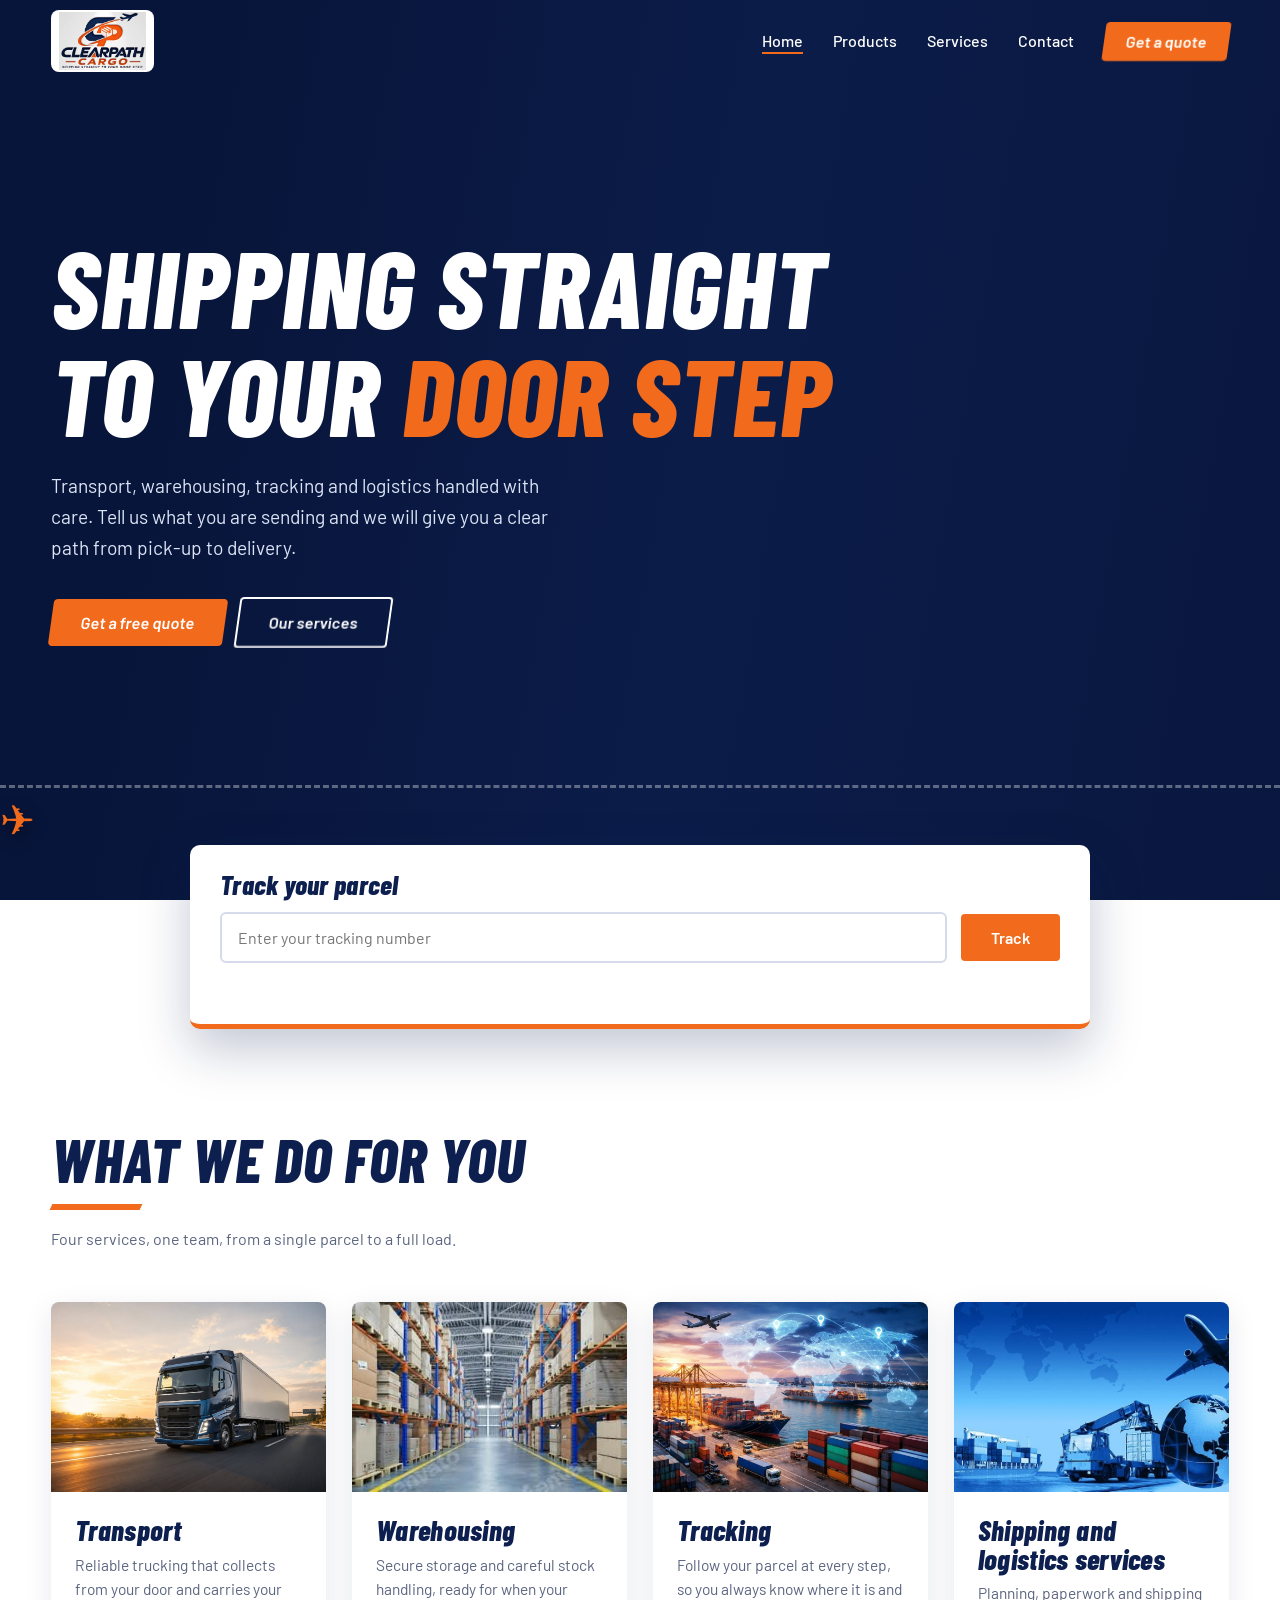
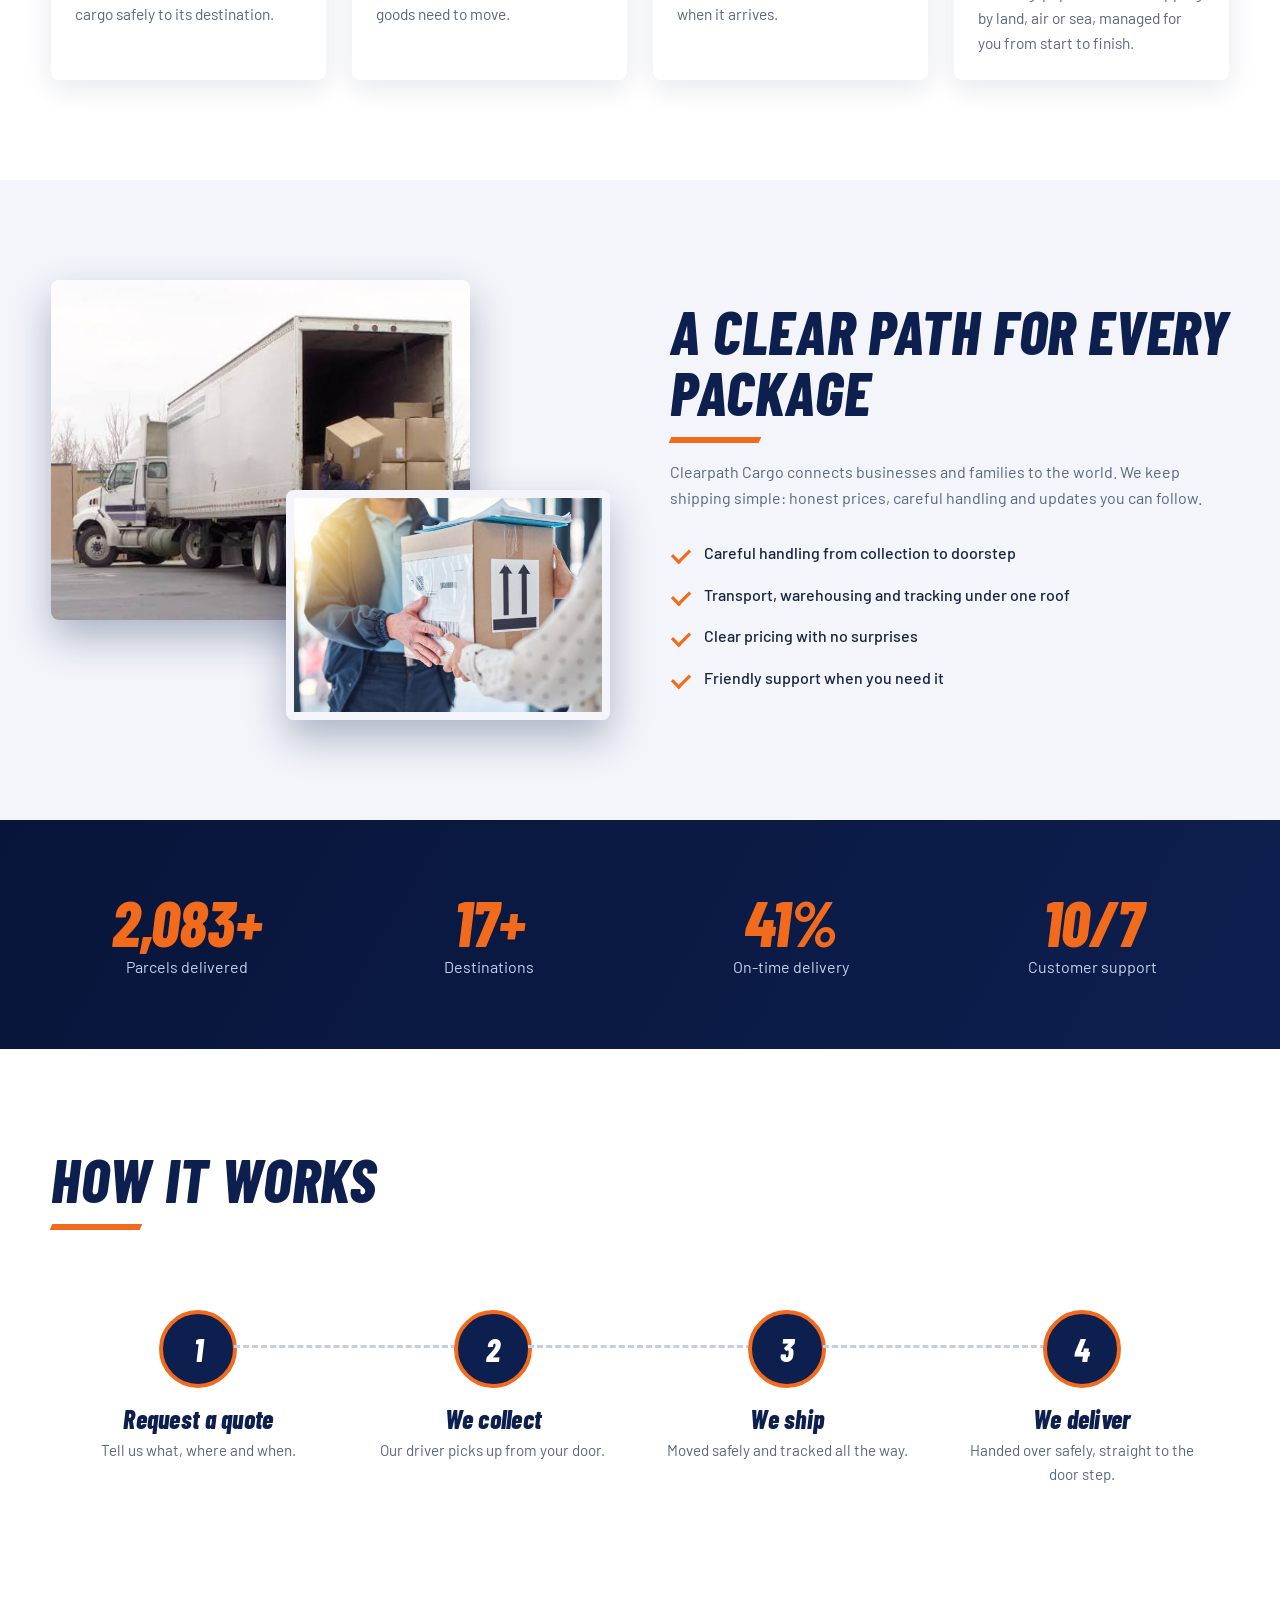
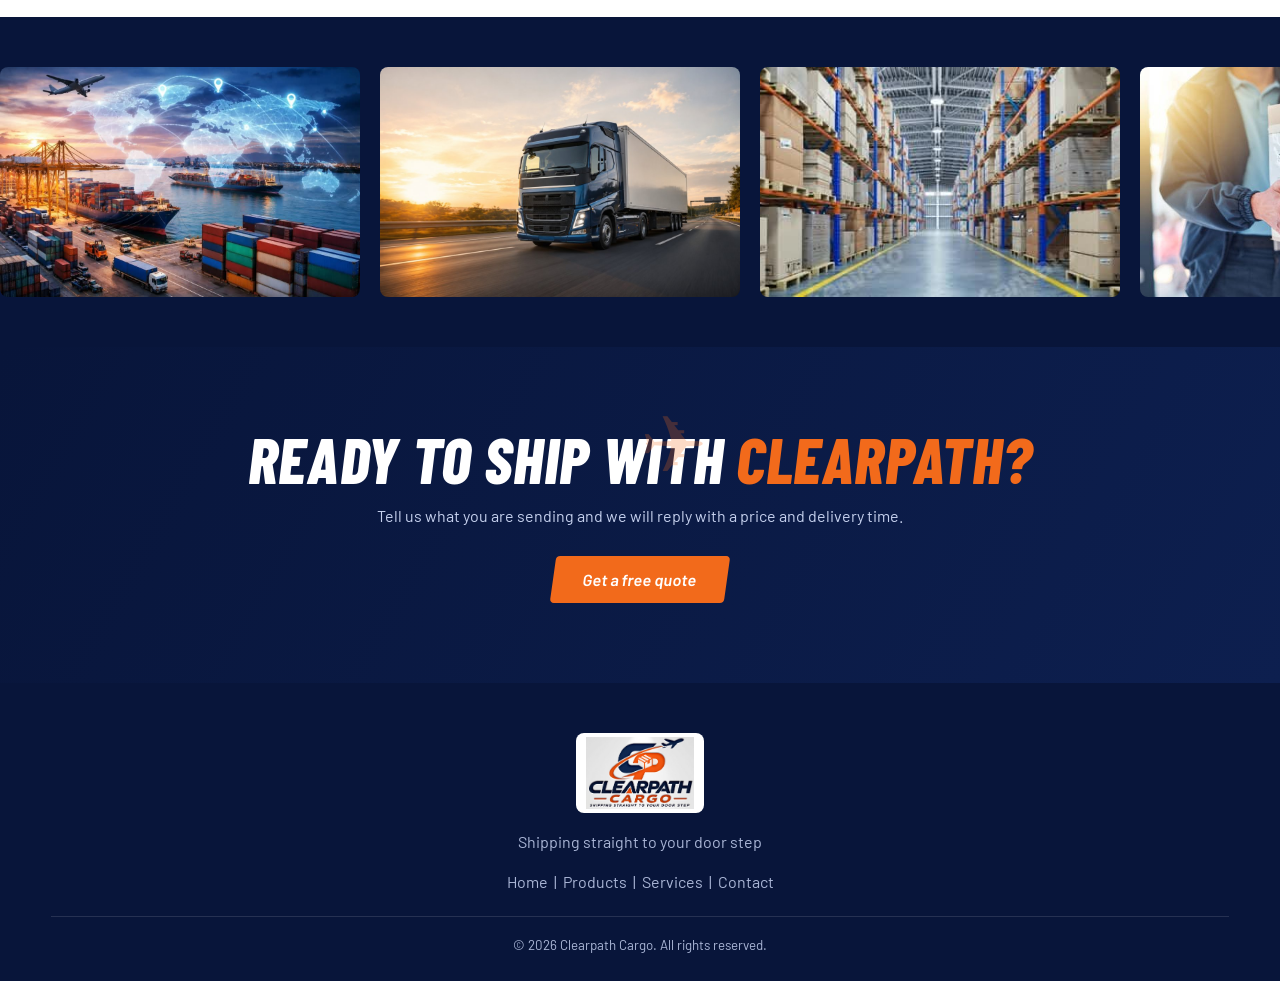
<file: index.html>
<!DOCTYPE html>
<html lang="en"><head><meta charset="utf-8">
<meta name="viewport" content="width=device-width,initial-scale=1">
<title>Clearpath Cargo | Shipping straight to your door step</title>
<link href="https://fonts.googleapis.com/css2?family=Barlow+Condensed:ital,wght@1,700;1,800&family=Barlow:wght@400;500;600&display=swap" rel="stylesheet">
<link rel="stylesheet" href="style.css"></head><body>
<nav id="nav"><div class="wrap"><a href="index.html"><img src="logo.png" alt="Clearpath Cargo"></a><button class="burger" aria-label="Menu" onclick="document.getElementById('m').classList.toggle('open')">&#9776;</button><ul id="m"><li><a href="index.html" class="on">Home</a></li><li><a href="products.html">Products</a></li><li><a href="services.html">Services</a></li><li><a href="contact.html">Contact</a></li><li><a class="btn" href="contact.html">Get a quote</a></li></ul></div></nav>
<header class="hero" id="top">
<div class="slide" style="background-image:url(port.jpg)"></div><div class="slide" style="background-image:url(truck.jpg)"></div>
<div class="slide" style="background-image:url(sunset.jpg)"></div><div class="slide" style="background-image:url(banner.jpg)"></div>
<div class="wrap"><h1>Shipping straight to your <span>door step</span></h1>
<p>Transport, warehousing, tracking and logistics handled with care. Tell us what you are sending and we will give you a clear path from pick-up to delivery.</p>
<div class="cta"><a class="btn" href="contact.html">Get a free quote</a><a class="btn ghost" href="services.html">Our services</a></div></div>
<div class="route"><div class="plane">&#9992;</div></div></header><div class="track"><h3>Track your parcel</h3><input id="tn" placeholder="Enter your tracking number" aria-label="Tracking number">
<button class="btn" onclick="var v=document.getElementById('tn').value.trim();document.getElementById('tmsg').textContent=v?'Looking up '+v+'. Live tracking will show here once connected.':'Type a tracking number first.'">Track</button><p id="tmsg"></p></div><section><div class="wrap"><div class="head"><h2>What we do for you</h2><p>Four services, one team, from a single parcel to a full load.</p></div><div class="grid" style="grid-template-columns:repeat(auto-fit,minmax(240px,1fr))"><a class="card" href="services.html"><div class="ph"><img src="truck.jpg" alt=""></div><div class="t"><h3>Transport</h3><p>Reliable trucking that collects from your door and carries your cargo safely to its destination.</p></div></a><a class="card" href="services.html"><div class="ph"><img src="warehouse.jpg" alt=""></div><div class="t"><h3>Warehousing</h3><p>Secure storage and careful stock handling, ready for when your goods need to move.</p></div></a><a class="card" href="services.html"><div class="ph"><img src="port.jpg" alt=""></div><div class="t"><h3>Tracking</h3><p>Follow your parcel at every step, so you always know where it is and when it arrives.</p></div></a><a class="card" href="services.html"><div class="ph"><img src="banner.jpg" alt=""></div><div class="t"><h3>Shipping and logistics services</h3><p>Planning, paperwork and shipping by land, air or sea, managed for you from start to finish.</p></div></a></div></div></section><section class="about" id="about"><div class="wrap two"><div class="pics"><img src="unload.jpg" alt="Unloading a delivery truck"><img src="handover.jpg" alt="Parcel handover"></div>
<div class="head" style="margin:0"><h2>A clear path for every package</h2><p>Clearpath Cargo connects businesses and families to the world. We keep shipping simple: honest prices, careful handling and updates you can follow.</p>
<ul><li>Careful handling from collection to doorstep</li><li>Transport, warehousing and tracking under one roof</li><li>Clear pricing with no surprises</li><li>Friendly support when you need it</li></ul></div></div></section><div class="stats"><div class="wrap"><div><b data-n="5000" data-s="+">0</b><span>Parcels delivered</span></div><div><b data-n="40" data-s="+">0</b><span>Destinations</span></div><div><b data-n="98" data-s="%">0</b><span>On-time delivery</span></div><div><b data-n="24" data-s="/7">0</b><span>Customer support</span></div></div></div><section id="process"><div class="wrap"><div class="head"><h2>How it works</h2></div>
<div class="steps"><div class="step"><h3>Request a quote</h3><p>Tell us what, where and when.</p></div><div class="step"><h3>We collect</h3><p>Our driver picks up from your door.</p></div><div class="step"><h3>We ship</h3><p>Moved safely and tracked all the way.</p></div><div class="step"><h3>We deliver</h3><p>Handed over safely, straight to the door step.</p></div></div></div></section><div class="gal" aria-hidden="true"><div class="reel">
<img src="port.jpg" alt=""><img src="truck.jpg" alt=""><img src="warehouse.jpg" alt=""><img src="handover.jpg" alt=""><img src="sunset.jpg" alt=""><img src="unload.jpg" alt="">
<img src="port.jpg" alt=""><img src="truck.jpg" alt=""><img src="warehouse.jpg" alt=""><img src="handover.jpg" alt=""><img src="sunset.jpg" alt=""><img src="unload.jpg" alt=""></div></div><div class="cta-band"><div class="wrap"><h2>Ready to ship with <span>Clearpath?</span></h2><p>Tell us what you are sending and we will reply with a price and delivery time.</p><a class="btn" href="contact.html">Get a free quote</a></div></div>
<footer><div class="wrap"><img src="logo.png" alt="Clearpath Cargo"><p>Shipping straight to your door step</p>
<p style="margin-top:14px"><a href="index.html">Home</a> &nbsp;|&nbsp; <a href="products.html">Products</a> &nbsp;|&nbsp; <a href="services.html">Services</a> &nbsp;|&nbsp; <a href="contact.html">Contact</a></p>
<small>&copy; 2026 Clearpath Cargo. All rights reserved.</small></div></footer>
<script src="main.js"></script></body></html>
</file>
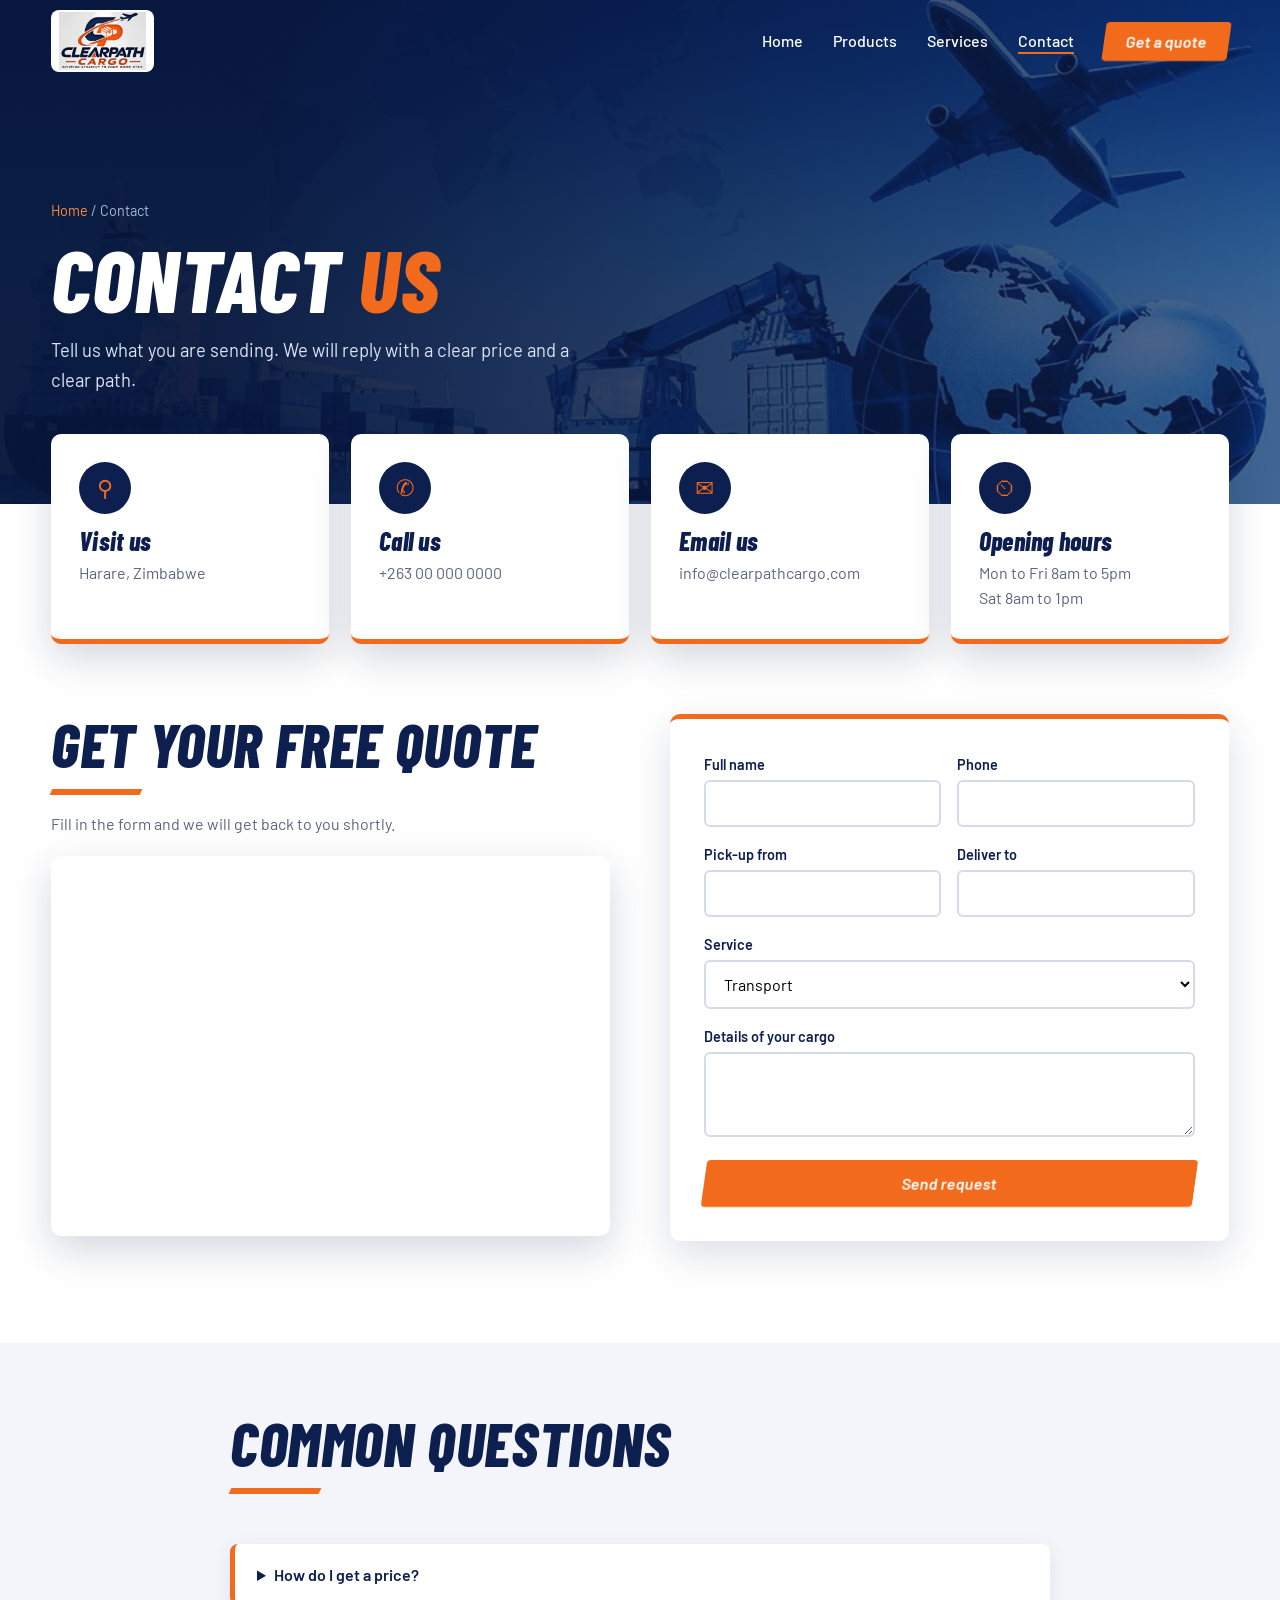
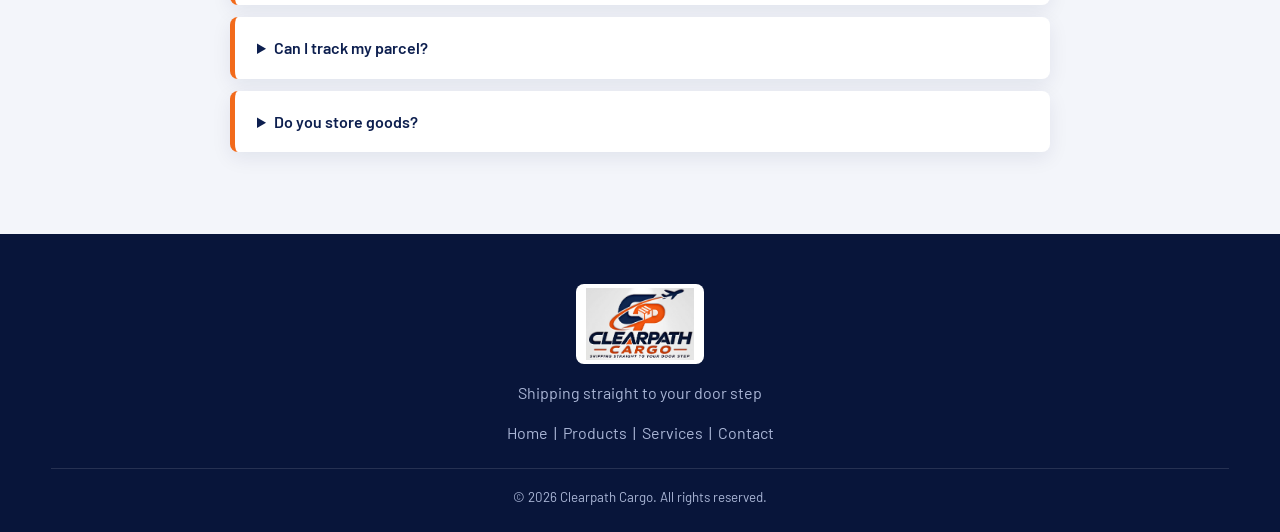
<file: contact.html>
<!DOCTYPE html>
<html lang="en"><head><meta charset="utf-8">
<meta name="viewport" content="width=device-width,initial-scale=1">
<title>Contact | Clearpath Cargo</title>
<link href="https://fonts.googleapis.com/css2?family=Barlow+Condensed:ital,wght@1,700;1,800&family=Barlow:wght@400;500;600&display=swap" rel="stylesheet">
<link rel="stylesheet" href="style.css"></head><body>
<nav id="nav"><div class="wrap"><a href="index.html"><img src="logo.png" alt="Clearpath Cargo"></a><button class="burger" aria-label="Menu" onclick="document.getElementById('m').classList.toggle('open')">&#9776;</button><ul id="m"><li><a href="index.html">Home</a></li><li><a href="products.html">Products</a></li><li><a href="services.html">Services</a></li><li><a href="contact.html" class="on">Contact</a></li><li><a class="btn" href="contact.html">Get a quote</a></li></ul></div></nav>
<header class="phead" style="background-image:url(banner.jpg)"><div class="wrap"><div class="crumb"><a href="index.html">Home</a> / Contact</div><h1>Contact <span>us</span></h1><p>Tell us what you are sending. We will reply with a clear price and a clear path.</p></div></header><section style="padding-top:0"><div class="wrap"><div class="infocards"><div class="ic"><i>&#9906;</i><h3>Visit us</h3><p>Harare, Zimbabwe</p></div><div class="ic"><i>&#9990;</i><h3>Call us</h3><p>+263 00 000 0000</p></div><div class="ic"><i>&#9993;</i><h3>Email us</h3><p>info@clearpathcargo.com</p></div><div class="ic"><i>&#9202;</i><h3>Opening hours</h3><p>Mon to Fri 8am to 5pm<br>Sat 8am to 1pm</p></div></div><div class="two" style="align-items:start;margin-top:70px"><div><div class="head" style="margin-bottom:20px"><h2>Get your free quote</h2><p>Fill in the form and we will get back to you shortly.</p></div><iframe class="map" title="Map of Harare" loading="lazy" src="https://www.openstreetmap.org/export/embed.html?bbox=30.95%2C-17.92%2C31.15%2C-17.76&layer=mapnik"></iframe></div><form onsubmit="event.preventDefault();this.innerHTML='<h3 class=full style=color:#0d1f4f;font-size:2rem>Thank you. We will be in touch shortly.</h3>'">
<div><label for="a">Full name</label><input id="a" required></div><div><label for="b">Phone</label><input id="b" required></div>
<div><label for="c">Pick-up from</label><input id="c" required></div><div><label for="d">Deliver to</label><input id="d" required></div>
<div class="full"><label for="e">Service</label><select id="e"><option>Transport</option><option>Warehousing</option><option>Tracking</option><option>Shipping and logistics services</option></select></div>
<div class="full"><label for="f">Details of your cargo</label><textarea id="f" rows="3"></textarea></div>
<div class="full"><button class="btn" style="width:100%">Send request</button></div></form></div></div></section><section class="about" style="padding:70px 0"><div class="wrap" style="max-width:820px"><div class="head"><h2>Common questions</h2></div><details><summary>How do I get a price?</summary><p>Send the form above with what you are shipping, where from and where to. We reply with a price and delivery time.</p></details><details><summary>Can I track my parcel?</summary><p>Yes. Every parcel gets a tracking number you can enter on our home page.</p></details><details><summary>Do you store goods?</summary><p>Yes. Our warehousing service holds your stock until it is ready to ship.</p></details></div></section>
<footer><div class="wrap"><img src="logo.png" alt="Clearpath Cargo"><p>Shipping straight to your door step</p>
<p style="margin-top:14px"><a href="index.html">Home</a> &nbsp;|&nbsp; <a href="products.html">Products</a> &nbsp;|&nbsp; <a href="services.html">Services</a> &nbsp;|&nbsp; <a href="contact.html">Contact</a></p>
<small>&copy; 2026 Clearpath Cargo. All rights reserved.</small></div></footer>
<script src="main.js"></script></body></html>
</file>
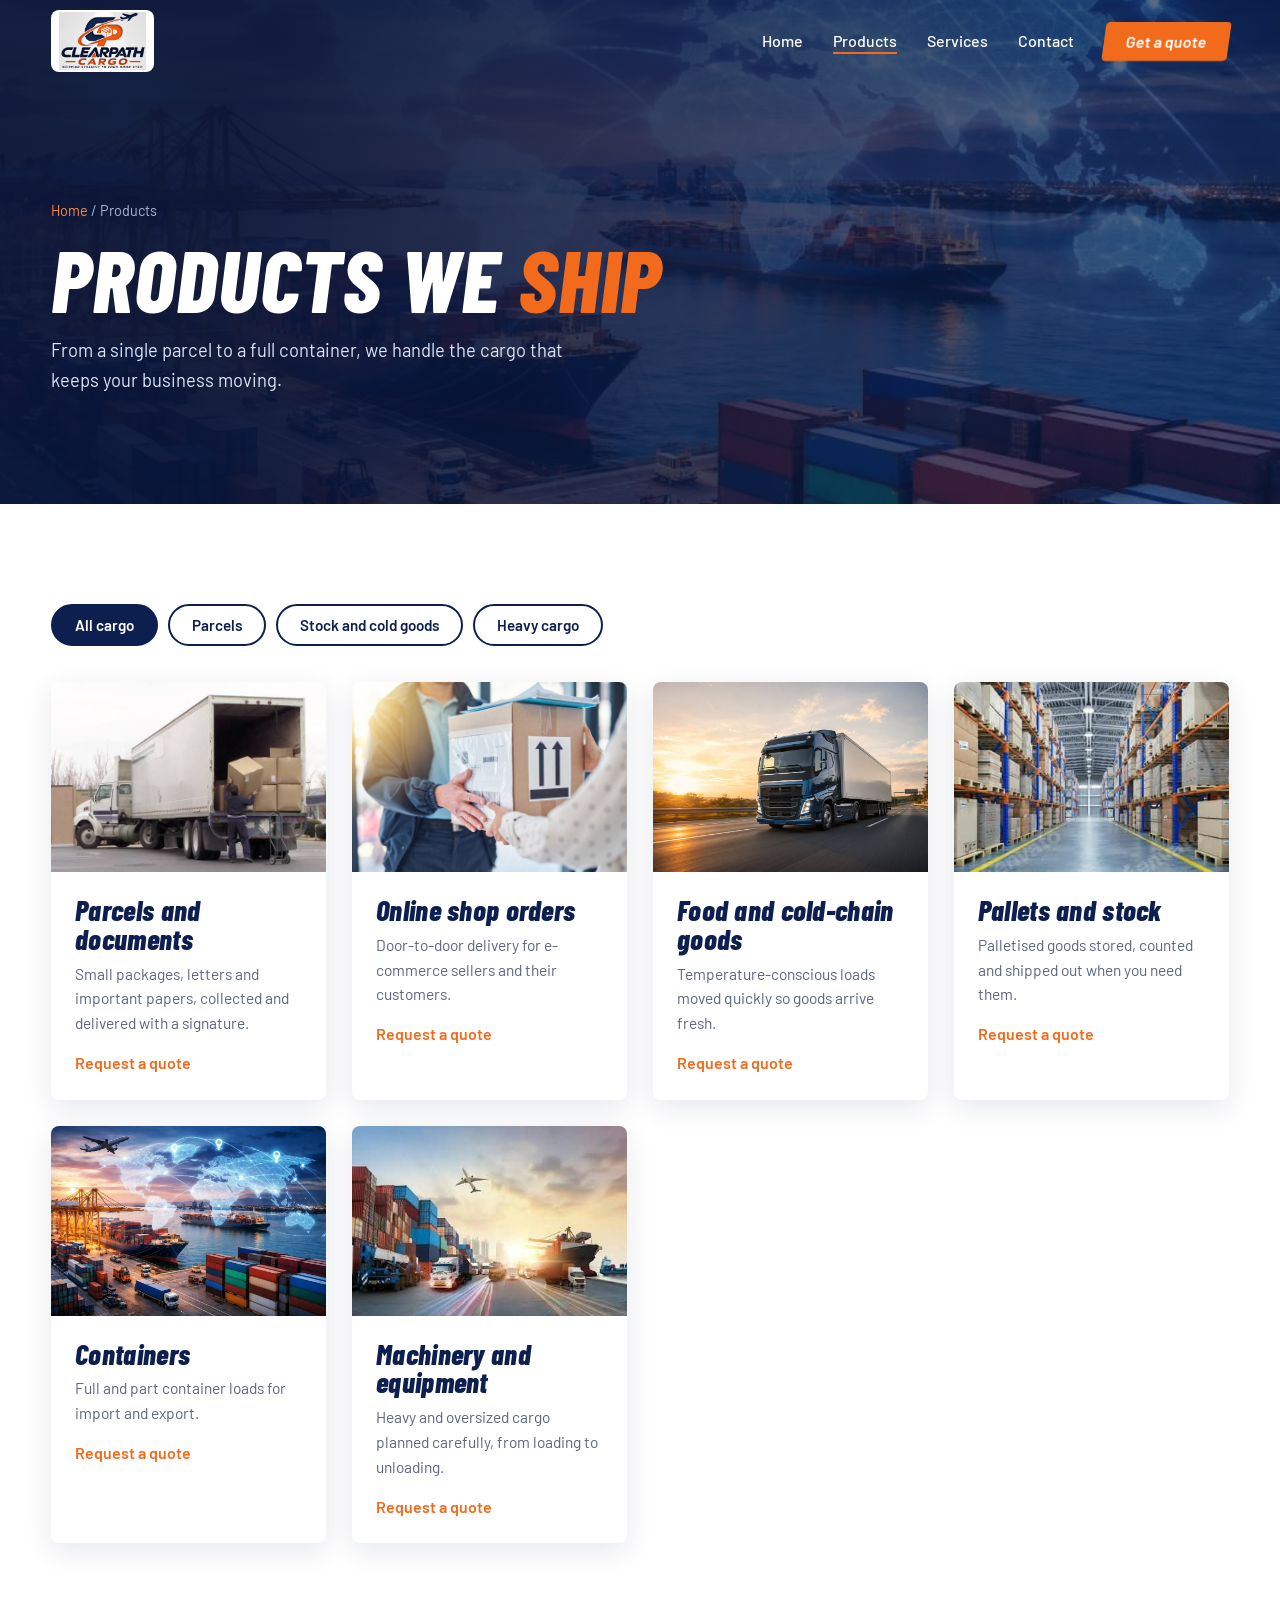
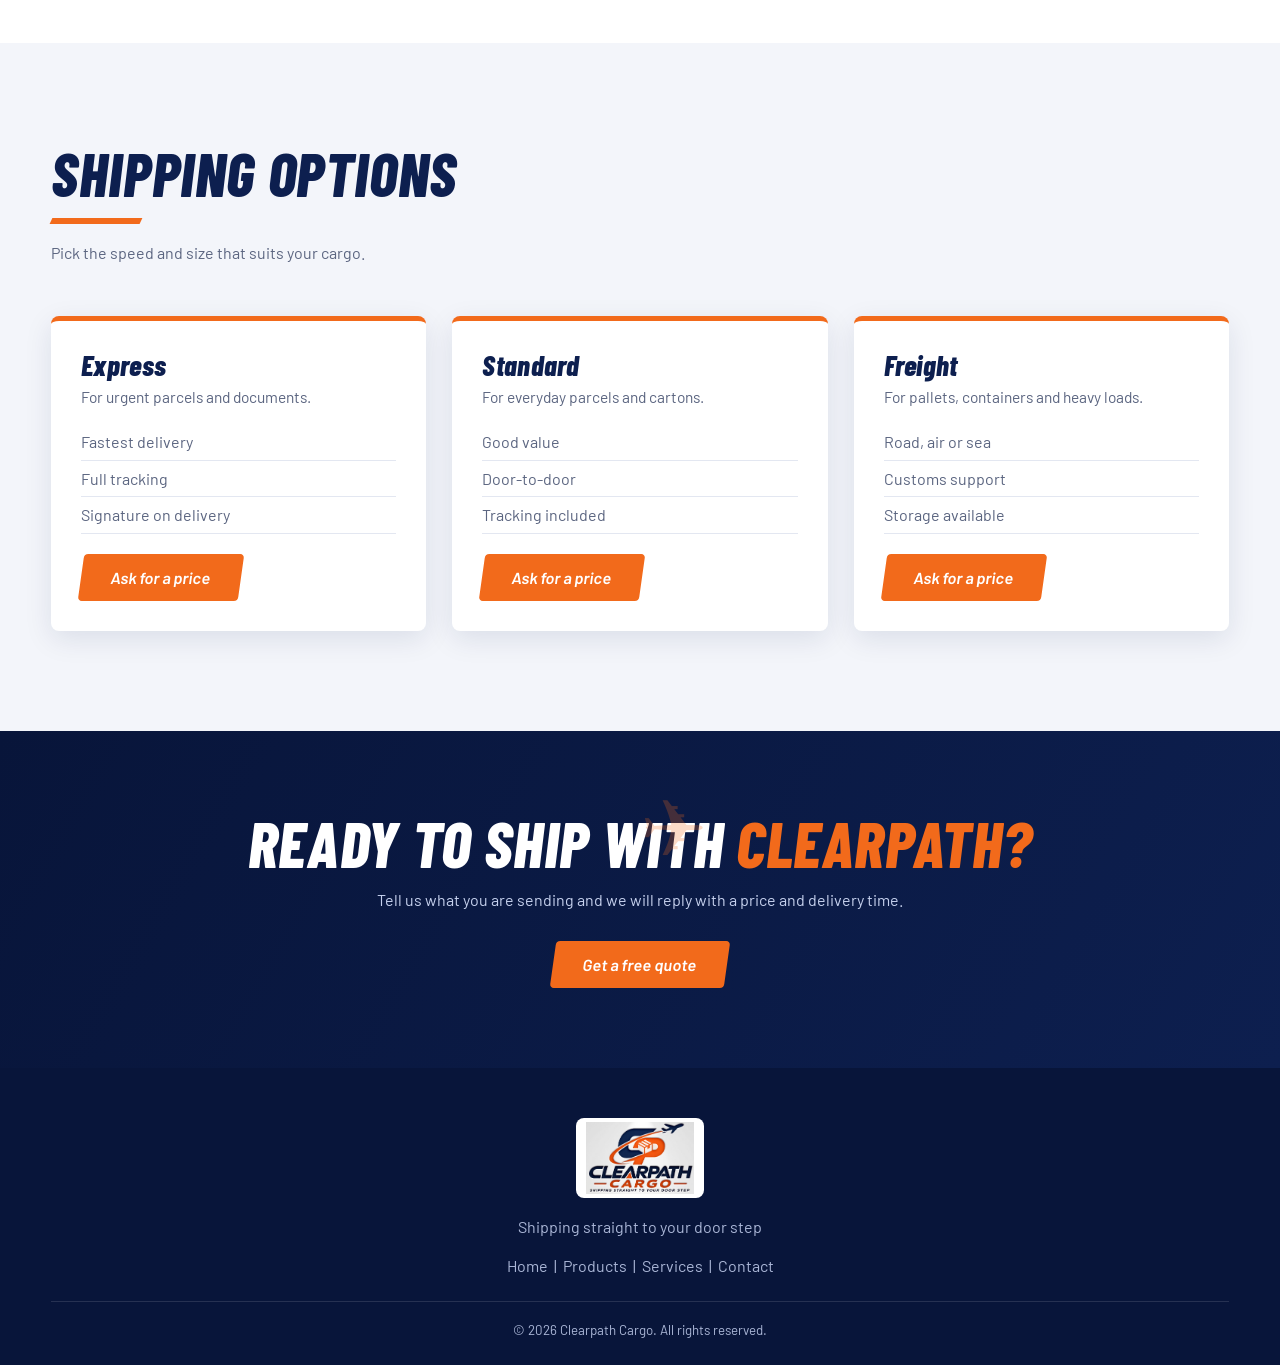
<file: products.html>
<!DOCTYPE html>
<html lang="en"><head><meta charset="utf-8">
<meta name="viewport" content="width=device-width,initial-scale=1">
<title>Products | Clearpath Cargo</title>
<link href="https://fonts.googleapis.com/css2?family=Barlow+Condensed:ital,wght@1,700;1,800&family=Barlow:wght@400;500;600&display=swap" rel="stylesheet">
<link rel="stylesheet" href="style.css"></head><body>
<nav id="nav"><div class="wrap"><a href="index.html"><img src="logo.png" alt="Clearpath Cargo"></a><button class="burger" aria-label="Menu" onclick="document.getElementById('m').classList.toggle('open')">&#9776;</button><ul id="m"><li><a href="index.html">Home</a></li><li><a href="products.html" class="on">Products</a></li><li><a href="services.html">Services</a></li><li><a href="contact.html">Contact</a></li><li><a class="btn" href="contact.html">Get a quote</a></li></ul></div></nav>
<header class="phead" style="background-image:url(port.jpg)"><div class="wrap"><div class="crumb"><a href="index.html">Home</a> / Products</div><h1>Products we <span>ship</span></h1><p>From a single parcel to a full container, we handle the cargo that keeps your business moving.</p></div></header><section><div class="wrap"><div class="filters"><button class="chip on" data-f="all">All cargo</button><button class="chip" data-f="parcels">Parcels</button><button class="chip" data-f="bulk">Stock and cold goods</button><button class="chip" data-f="heavy">Heavy cargo</button></div><div class="grid"><div class="card prod" data-c="parcels"><div class="ph"><img src="unload.jpg" alt=""></div><div class="t"><h3>Parcels and documents</h3><p>Small packages, letters and important papers, collected and delivered with a signature.</p><a class="tag" href="contact.html">Request a quote</a></div></div><div class="card prod" data-c="parcels"><div class="ph"><img src="handover.jpg" alt=""></div><div class="t"><h3>Online shop orders</h3><p>Door-to-door delivery for e-commerce sellers and their customers.</p><a class="tag" href="contact.html">Request a quote</a></div></div><div class="card prod" data-c="bulk"><div class="ph"><img src="truck.jpg" alt=""></div><div class="t"><h3>Food and cold-chain goods</h3><p>Temperature-conscious loads moved quickly so goods arrive fresh.</p><a class="tag" href="contact.html">Request a quote</a></div></div><div class="card prod" data-c="bulk"><div class="ph"><img src="warehouse.jpg" alt=""></div><div class="t"><h3>Pallets and stock</h3><p>Palletised goods stored, counted and shipped out when you need them.</p><a class="tag" href="contact.html">Request a quote</a></div></div><div class="card prod" data-c="heavy"><div class="ph"><img src="port.jpg" alt=""></div><div class="t"><h3>Containers</h3><p>Full and part container loads for import and export.</p><a class="tag" href="contact.html">Request a quote</a></div></div><div class="card prod" data-c="heavy"><div class="ph"><img src="sunset.jpg" alt=""></div><div class="t"><h3>Machinery and equipment</h3><p>Heavy and oversized cargo planned carefully, from loading to unloading.</p><a class="tag" href="contact.html">Request a quote</a></div></div></div></div></section><section class="opts"><div class="wrap"><div class="head"><h2>Shipping options</h2><p>Pick the speed and size that suits your cargo.</p></div><div class="grid">
<div class="card"><h3>Express</h3><p>For urgent parcels and documents.</p><ul><li>Fastest delivery</li><li>Full tracking</li><li>Signature on delivery</li></ul><a class="btn" href="contact.html">Ask for a price</a></div>
<div class="card"><h3>Standard</h3><p>For everyday parcels and cartons.</p><ul><li>Good value</li><li>Door-to-door</li><li>Tracking included</li></ul><a class="btn" href="contact.html">Ask for a price</a></div>
<div class="card"><h3>Freight</h3><p>For pallets, containers and heavy loads.</p><ul><li>Road, air or sea</li><li>Customs support</li><li>Storage available</li></ul><a class="btn" href="contact.html">Ask for a price</a></div></div></div></section><div class="cta-band"><div class="wrap"><h2>Ready to ship with <span>Clearpath?</span></h2><p>Tell us what you are sending and we will reply with a price and delivery time.</p><a class="btn" href="contact.html">Get a free quote</a></div></div>
<footer><div class="wrap"><img src="logo.png" alt="Clearpath Cargo"><p>Shipping straight to your door step</p>
<p style="margin-top:14px"><a href="index.html">Home</a> &nbsp;|&nbsp; <a href="products.html">Products</a> &nbsp;|&nbsp; <a href="services.html">Services</a> &nbsp;|&nbsp; <a href="contact.html">Contact</a></p>
<small>&copy; 2026 Clearpath Cargo. All rights reserved.</small></div></footer>
<script src="main.js"></script></body></html>
</file>
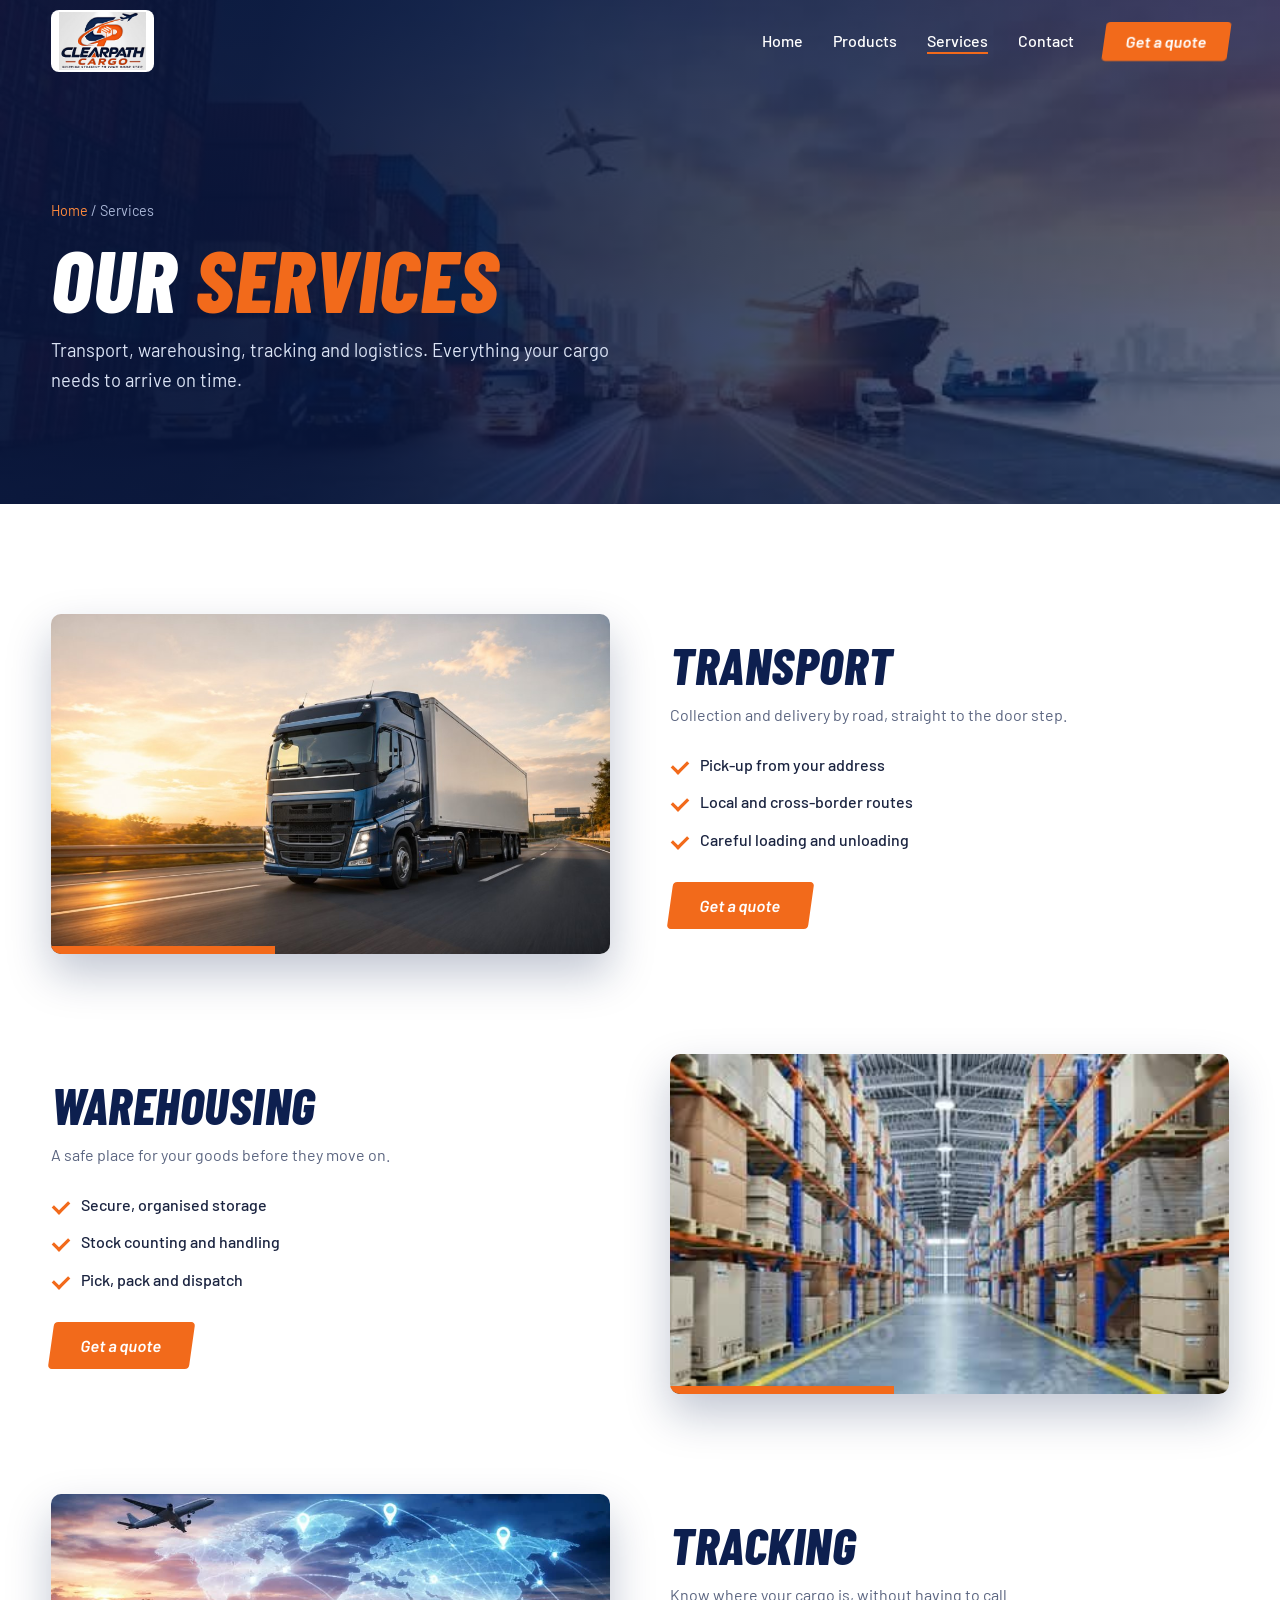
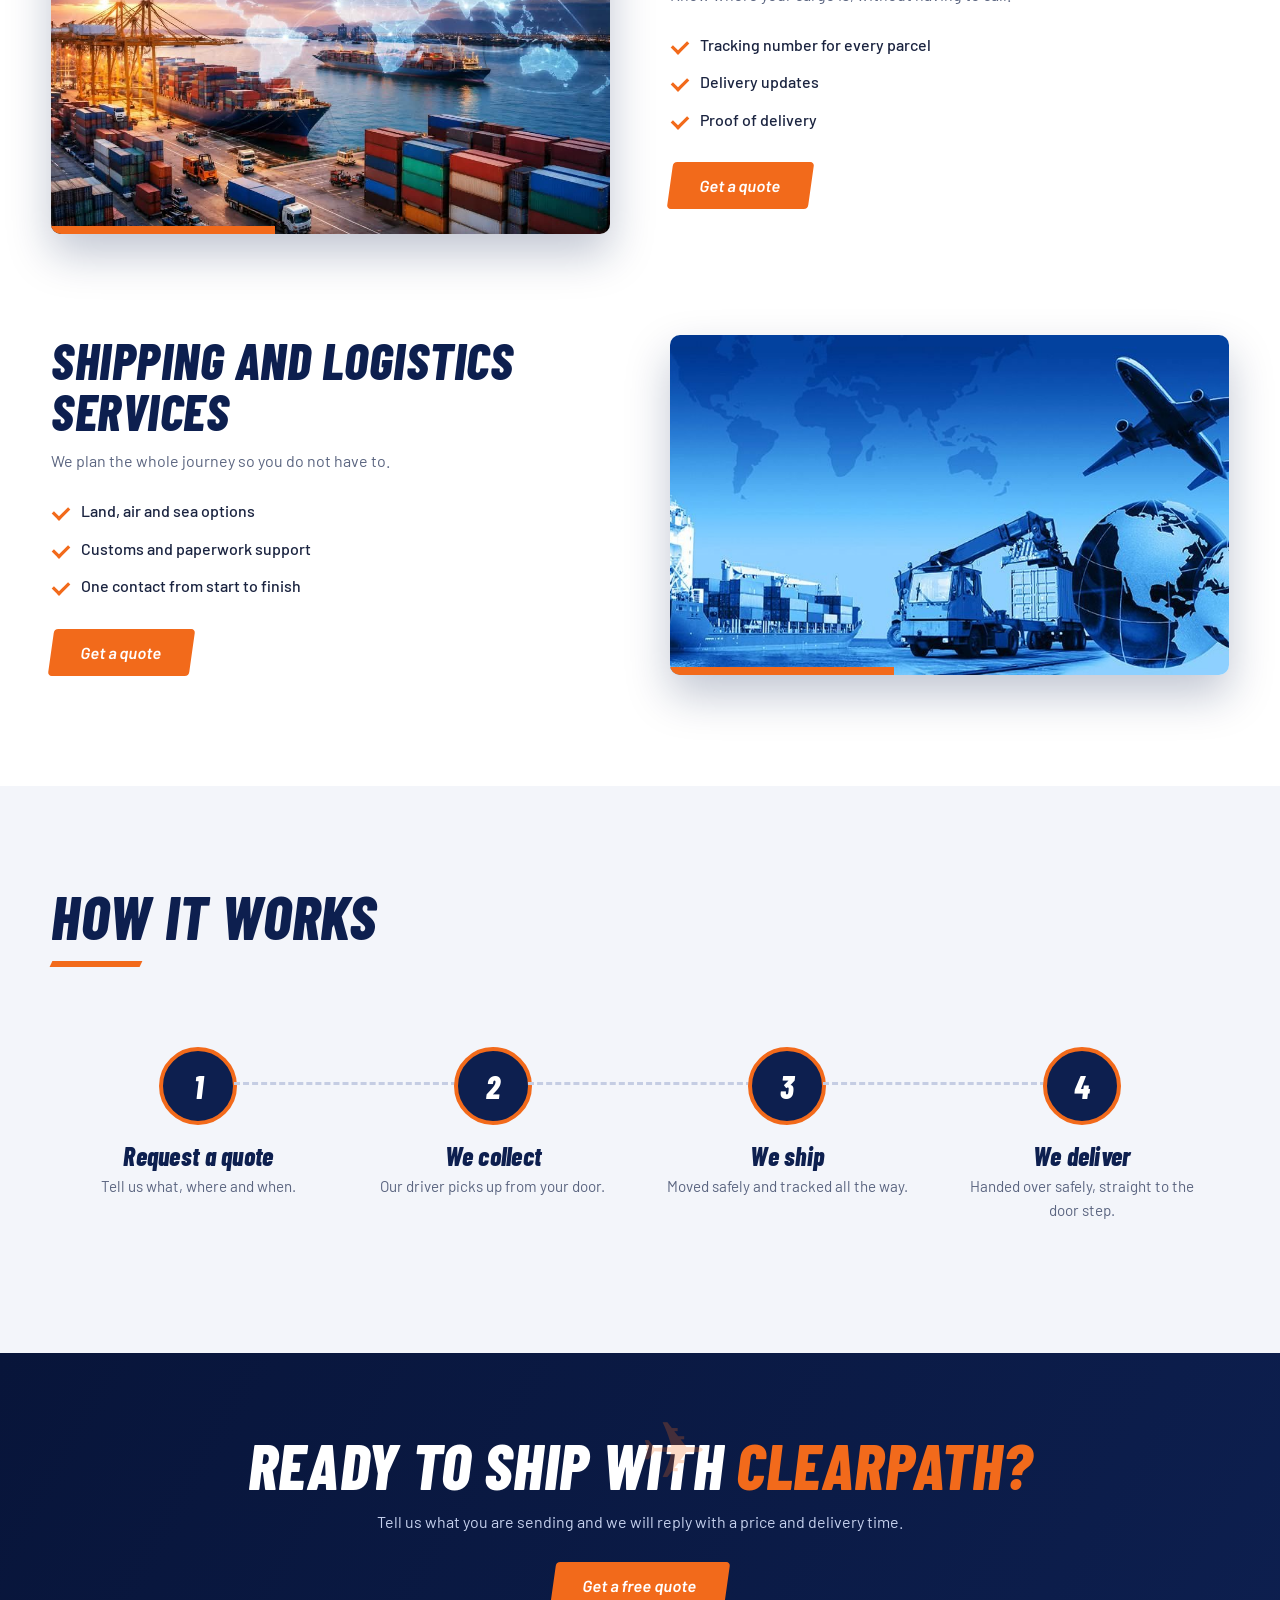
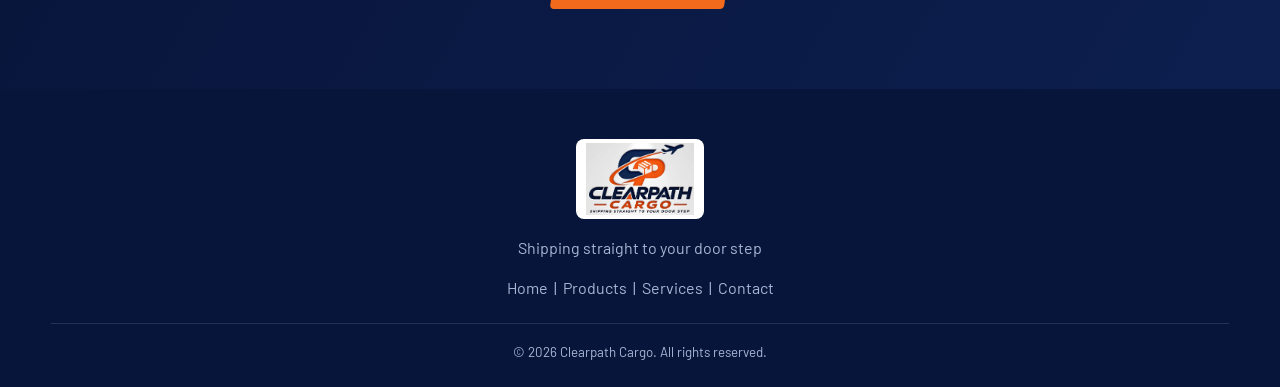
<file: services.html>
<!DOCTYPE html>
<html lang="en"><head><meta charset="utf-8">
<meta name="viewport" content="width=device-width,initial-scale=1">
<title>Services | Clearpath Cargo</title>
<link href="https://fonts.googleapis.com/css2?family=Barlow+Condensed:ital,wght@1,700;1,800&family=Barlow:wght@400;500;600&display=swap" rel="stylesheet">
<link rel="stylesheet" href="style.css"></head><body>
<nav id="nav"><div class="wrap"><a href="index.html"><img src="logo.png" alt="Clearpath Cargo"></a><button class="burger" aria-label="Menu" onclick="document.getElementById('m').classList.toggle('open')">&#9776;</button><ul id="m"><li><a href="index.html">Home</a></li><li><a href="products.html">Products</a></li><li><a href="services.html" class="on">Services</a></li><li><a href="contact.html">Contact</a></li><li><a class="btn" href="contact.html">Get a quote</a></li></ul></div></nav>
<header class="phead" style="background-image:url(sunset.jpg)"><div class="wrap"><div class="crumb"><a href="index.html">Home</a> / Services</div><h1>Our <span>services</span></h1><p>Transport, warehousing, tracking and logistics. Everything your cargo needs to arrive on time.</p></div></header><section style="padding:60px 0"><div class="wrap"><div class="alt"><div class="im"><img src="truck.jpg" alt=""></div><div><h2>Transport</h2><p>Collection and delivery by road, straight to the door step.</p><ul><li>Pick-up from your address</li><li>Local and cross-border routes</li><li>Careful loading and unloading</li></ul><a class="btn" href="contact.html">Get a quote</a></div></div><div class="alt rev"><div class="im"><img src="warehouse.jpg" alt=""></div><div><h2>Warehousing</h2><p>A safe place for your goods before they move on.</p><ul><li>Secure, organised storage</li><li>Stock counting and handling</li><li>Pick, pack and dispatch</li></ul><a class="btn" href="contact.html">Get a quote</a></div></div><div class="alt"><div class="im"><img src="port.jpg" alt=""></div><div><h2>Tracking</h2><p>Know where your cargo is, without having to call.</p><ul><li>Tracking number for every parcel</li><li>Delivery updates</li><li>Proof of delivery</li></ul><a class="btn" href="contact.html">Get a quote</a></div></div><div class="alt rev"><div class="im"><img src="banner.jpg" alt=""></div><div><h2>Shipping and logistics services</h2><p>We plan the whole journey so you do not have to.</p><ul><li>Land, air and sea options</li><li>Customs and paperwork support</li><li>One contact from start to finish</li></ul><a class="btn" href="contact.html">Get a quote</a></div></div></div></section><section id="process" style="background:var(--bg)"><div class="wrap"><div class="head"><h2>How it works</h2></div>
<div class="steps"><div class="step"><h3>Request a quote</h3><p>Tell us what, where and when.</p></div><div class="step"><h3>We collect</h3><p>Our driver picks up from your door.</p></div><div class="step"><h3>We ship</h3><p>Moved safely and tracked all the way.</p></div><div class="step"><h3>We deliver</h3><p>Handed over safely, straight to the door step.</p></div></div></div></section><div class="cta-band"><div class="wrap"><h2>Ready to ship with <span>Clearpath?</span></h2><p>Tell us what you are sending and we will reply with a price and delivery time.</p><a class="btn" href="contact.html">Get a free quote</a></div></div>
<footer><div class="wrap"><img src="logo.png" alt="Clearpath Cargo"><p>Shipping straight to your door step</p>
<p style="margin-top:14px"><a href="index.html">Home</a> &nbsp;|&nbsp; <a href="products.html">Products</a> &nbsp;|&nbsp; <a href="services.html">Services</a> &nbsp;|&nbsp; <a href="contact.html">Contact</a></p>
<small>&copy; 2026 Clearpath Cargo. All rights reserved.</small></div></footer>
<script src="main.js"></script></body></html>
</file>
<file: style.css>
:root{--navy:#0d1f4f;--navy2:#08153a;--or:#f26a1b;--or2:#ff8a3d;--bg:#f3f5fa;--ink:#1b2440;--mut:#5b6580;--h:'Barlow Condensed','Arial Narrow',Impact,sans-serif;--b:'Barlow',system-ui,Arial,sans-serif}
*{box-sizing:border-box;margin:0;padding:0}html{scroll-behavior:smooth}
body{font-family:var(--b);color:var(--ink);background:#fff;line-height:1.6;overflow-x:hidden}
img{display:block;max-width:100%}a{color:inherit;text-decoration:none}
h1,h2,h3{font-family:var(--h);font-style:italic;font-weight:800;line-height:1;letter-spacing:.01em}
.wrap{width:min(1180px,92%);margin:auto}
.btn{display:inline-block;padding:14px 30px;border-radius:4px;background:var(--or);color:#fff;font-weight:600;border:0;cursor:pointer;font:600 1rem var(--b);transition:.25s;transform:skewX(-8deg)}
.btn:hover{background:var(--or2);transform:skewX(-8deg) translateY(-3px);box-shadow:0 10px 24px rgba(242,106,27,.4)}
.btn.ghost{background:transparent;border:2px solid #fff;margin-left:12px}.btn.ghost:hover{background:#fff;color:var(--navy)}
a:focus-visible,button:focus-visible,input:focus-visible,select:focus-visible{outline:3px solid var(--or);outline-offset:3px}
/* nav */
nav{position:fixed;top:0;left:0;right:0;z-index:50;transition:.3s;padding:10px 0}
nav.s{background:rgba(255,255,255,.96);box-shadow:0 4px 20px rgba(0,0,0,.12);backdrop-filter:blur(8px)}
nav .wrap{display:flex;align-items:center;justify-content:space-between}
nav img{height:62px;background:#fff;border-radius:8px;padding:2px 8px}
nav ul{display:flex;gap:30px;list-style:none;align-items:center}
nav li a{color:#fff;font-weight:500;position:relative}nav.s li a{color:var(--navy)}
nav li a:not(.btn)::after{content:"";position:absolute;left:0;bottom:-4px;height:2px;width:0;background:var(--or);transition:.3s}
nav li a:hover::after{width:100%}nav li .btn{padding:10px 22px;color:#fff!important}
.burger{display:none;background:none;border:0;color:#fff;font-size:2rem;cursor:pointer}nav.s .burger{color:var(--navy)}
/* hero */
.hero{position:relative;min-height:100vh;display:grid;align-items:center;color:#fff;overflow:hidden;background:var(--navy2)}
.slide{position:absolute;inset:0;background-size:cover;background-position:center;opacity:0;animation:fade 24s infinite,zoom 24s infinite}
.slide:nth-child(2){animation-delay:6s}.slide:nth-child(3){animation-delay:12s}.slide:nth-child(4){animation-delay:18s}
@keyframes fade{0%{opacity:0}6%{opacity:1}25%{opacity:1}31%{opacity:0}100%{opacity:0}}
@keyframes zoom{0%{transform:scale(1)}31%{transform:scale(1.14)}100%{transform:scale(1.14)}}
.hero::before{content:"";position:absolute;inset:0;z-index:1;background:linear-gradient(100deg,rgba(8,21,58,.95) 15%,rgba(13,31,79,.72) 55%,rgba(13,31,79,.25))}
.hero .wrap{position:relative;z-index:2;padding:130px 0 150px}
.hero h1{font-size:clamp(3.2rem,8.5vw,7rem);text-transform:uppercase;max-width:780px;animation:rise 1s .2s both}
.hero h1 span{color:var(--or)}
.hero p{max-width:520px;font-size:1.2rem;margin:22px 0 34px;color:#dbe3f5;animation:rise 1s .5s both}
.hero .cta{animation:rise 1s .8s both}
@keyframes rise{from{opacity:0;transform:translateY(40px)}to{opacity:1;transform:none}}
.route{position:absolute;left:0;right:0;bottom:70px;z-index:2;height:90px;pointer-events:none}
.route::before{content:"";position:absolute;left:0;right:0;top:50%;border-top:3px dashed rgba(255,255,255,.35)}
.plane{position:absolute;top:50%;left:0;font-size:2.6rem;color:var(--or);animation:fly 14s linear infinite;filter:drop-shadow(0 6px 8px rgba(0,0,0,.5))}
@keyframes fly{0%{left:-5%;transform:translateY(-10%) rotate(-8deg)}50%{transform:translateY(-70%) rotate(-3deg)}100%{left:105%;transform:translateY(-10%) rotate(-8deg)}}
/* tracker */
.track{position:relative;z-index:5;margin:-55px auto 0;width:min(900px,92%);background:#fff;border-radius:10px;box-shadow:0 20px 50px rgba(13,31,79,.25);padding:26px 30px;display:flex;gap:14px;flex-wrap:wrap;align-items:center;border-bottom:5px solid var(--or)}
.track h3{color:var(--navy);font-size:1.7rem;flex:1 1 100%}
.track input{flex:1;min-width:200px;padding:14px 16px;border:2px solid #d5dbea;border-radius:6px;font:1rem var(--b)}
.track .btn{transform:none}.track .btn:hover{transform:translateY(-3px)}
#tmsg{flex:1 1 100%;color:var(--mut);font-size:.95rem;min-height:1.4em}
/* sections */
section{padding:100px 0}
.head{max-width:620px;margin-bottom:50px}
.head h2{font-size:clamp(2.4rem,5vw,3.8rem);color:var(--navy);text-transform:uppercase}
.head h2::after{content:"";display:block;width:90px;height:6px;margin-top:14px;background:var(--or);transform:skewX(-25deg)}
.head p{color:var(--mut);margin-top:16px}
/* services */
.grid{display:grid;grid-template-columns:repeat(auto-fit,minmax(260px,1fr));gap:26px}
.card{background:#fff;border-radius:8px;overflow:hidden;box-shadow:0 8px 28px rgba(13,31,79,.1);transition:.4s}
.card:hover{transform:translateY(-10px);box-shadow:0 22px 44px rgba(13,31,79,.22)}
.card .ph{height:190px;overflow:hidden}.card .ph img{width:100%;height:100%;object-fit:cover;transition:.8s}
.card:hover .ph img{transform:scale(1.12)}
.card div.t{padding:24px}.card h3{font-size:1.8rem;color:var(--navy);margin-bottom:8px}.card p{color:var(--mut);font-size:.97rem}
/* about */
.about{background:var(--bg)}.two{display:grid;grid-template-columns:1fr 1fr;gap:60px;align-items:center}
.pics{position:relative;height:440px}
.pics img{position:absolute;border-radius:8px;object-fit:cover;box-shadow:0 18px 40px rgba(13,31,79,.3)}
.pics img:first-child{width:75%;height:340px;top:0;left:0;animation:bob 7s ease-in-out infinite}
.pics img:last-child{width:58%;height:230px;right:0;bottom:0;border:8px solid var(--bg);animation:bob 7s 1.5s ease-in-out infinite reverse}
@keyframes bob{50%{transform:translateY(-14px)}}
.two ul{list-style:none;margin-top:22px}.two li{padding:8px 0 8px 34px;position:relative;font-weight:500}
.two li::before{content:"";position:absolute;left:0;top:15px;width:18px;height:10px;border-left:4px solid var(--or);border-bottom:4px solid var(--or);transform:rotate(-45deg) scale(.8)}
/* stats */
.stats{background:linear-gradient(120deg,var(--navy2),var(--navy));color:#fff;padding:70px 0}
.stats .wrap{display:grid;grid-template-columns:repeat(auto-fit,minmax(170px,1fr));gap:30px;text-align:center}
.stats b{display:block;font:italic 800 4rem/1 var(--h);color:var(--or)}.stats span{color:#c6d1ee}
/* process */
.steps{display:grid;grid-template-columns:repeat(auto-fit,minmax(220px,1fr));gap:0;counter-reset:s}
.step{position:relative;padding:30px 26px;text-align:center}
.step::before{counter-increment:s;content:counter(s);display:grid;place-items:center;width:70px;height:70px;margin:0 auto 18px;border-radius:50%;background:var(--navy);color:#fff;font:italic 800 2rem var(--h);border:4px solid var(--or);transition:.3s}
.step:hover::before{background:var(--or);transform:scale(1.12)}
.step::after{content:"";position:absolute;top:65px;left:62%;width:76%;border-top:3px dashed #c5cde3}.step:last-child::after{display:none}
.step h3{font-size:1.6rem;color:var(--navy);margin-bottom:6px}.step p{color:var(--mut);font-size:.95rem}
/* moving gallery */
.gal{background:var(--navy2);padding:50px 0;overflow:hidden}
.reel{display:flex;gap:20px;width:max-content;animation:scroll 40s linear infinite}.gal:hover .reel{animation-play-state:paused}
.reel img{height:230px;width:360px;object-fit:cover;border-radius:8px}
@keyframes scroll{to{transform:translateX(-50%)}}
/* quote */
.quote{background:var(--bg)}
form{background:#fff;padding:34px;border-radius:10px;box-shadow:0 14px 40px rgba(13,31,79,.14);display:grid;grid-template-columns:1fr 1fr;gap:16px;border-top:5px solid var(--or)}
form .full{grid-column:1/-1}
label{font-weight:600;font-size:.9rem;color:var(--navy);display:block;margin-bottom:4px}
input,select,textarea{width:100%;padding:12px 14px;border:2px solid #d5dbea;border-radius:6px;font:1rem var(--b);background:#fff}
input:focus,select:focus,textarea:focus{border-color:var(--or);outline:0}
.info p{margin:12px 0;color:var(--mut)}.info strong{color:var(--navy)}
footer{background:var(--navy2);color:#aab6d6;padding:50px 0 24px;text-align:center}
footer img{height:80px;margin:0 auto 16px;background:#fff;border-radius:8px;padding:4px 10px}
footer small{display:block;margin-top:22px;border-top:1px solid rgba(255,255,255,.12);padding-top:18px}
@media(max-width:820px){.two{grid-template-columns:1fr}.pics{height:380px}.step::after{display:none}form{grid-template-columns:1fr}
.burger{display:block}nav ul{position:absolute;top:100%;left:0;right:0;background:var(--navy2);flex-direction:column;padding:24px;display:none;gap:18px}nav ul.open{display:flex}nav li a{color:#fff!important}
.btn.ghost{margin:12px 0 0}}
@media(prefers-reduced-motion:reduce){*{animation:none!important;transition:none!important}.slide:first-child{opacity:1}}

nav li a.on::after{width:100%}
.phead{position:relative;min-height:56vh;display:grid;align-items:end;color:#fff;background-size:cover;background-position:center;overflow:hidden}
.phead::before{content:"";position:absolute;inset:0;background:linear-gradient(100deg,rgba(8,21,58,.95) 20%,rgba(13,31,79,.6))}
.phead .wrap{position:relative;padding:150px 0 60px}
.phead h1{font-size:clamp(3rem,7vw,5.5rem);text-transform:uppercase;animation:rise 1s both}.phead h1 span{color:var(--or)}
.phead p{max-width:560px;color:#dbe3f5;font-size:1.15rem;margin-top:14px;animation:rise 1s .3s both}
.crumb{font-size:.9rem;color:#aab6d6;margin-bottom:12px}.crumb a{color:var(--or2)}
.alt{display:grid;grid-template-columns:1fr 1fr;gap:60px;align-items:center;padding:50px 0}
.alt.rev .im{order:2}.alt .im{border-radius:10px;overflow:hidden;box-shadow:0 20px 44px rgba(13,31,79,.25);position:relative}
.alt .im img{width:100%;height:340px;object-fit:cover;transition:1s}.alt .im:hover img{transform:scale(1.08)}
.alt .im::after{content:"";position:absolute;left:0;bottom:0;width:40%;height:8px;background:var(--or)}
.alt h2{font-size:clamp(2.2rem,4vw,3.2rem);color:var(--navy);text-transform:uppercase;margin-bottom:12px}
.alt p{color:var(--mut)}.alt ul{list-style:none;margin:18px 0 24px}.alt li{padding:6px 0 6px 30px;position:relative;font-weight:500}
.alt li::before{content:"";position:absolute;left:0;top:13px;width:16px;height:9px;border-left:4px solid var(--or);border-bottom:4px solid var(--or);transform:rotate(-45deg) scale(.8)}
.filters{display:flex;flex-wrap:wrap;gap:10px;margin-bottom:36px}
.chip{padding:10px 22px;border-radius:30px;border:2px solid var(--navy);background:#fff;color:var(--navy);font:600 .95rem var(--b);cursor:pointer;transition:.25s}
.chip:hover,.chip.on{background:var(--navy);color:#fff}
.prod{transition:.4s}.prod.hide{display:none}.prod .tag{display:inline-block;margin-top:14px;font-weight:600;color:var(--or)}
.opts{background:var(--bg)}.opts .card{border-top:5px solid var(--or);padding:30px}.opts .card h3{margin-bottom:6px}.opts ul{list-style:none;margin:14px 0 20px}.opts li{padding:5px 0;color:var(--mut);border-bottom:1px solid #e3e7f1}
.cta-band{background:linear-gradient(120deg,var(--navy2),var(--navy));color:#fff;text-align:center;padding:80px 0;position:relative;overflow:hidden}
.cta-band h2{font-size:clamp(2.4rem,5vw,4rem);text-transform:uppercase;margin-bottom:12px}.cta-band h2 span{color:var(--or)}.cta-band p{color:#c6d1ee;margin-bottom:28px}
.cta-band::after{content:"\2708";position:absolute;font-size:5rem;color:rgba(242,106,27,.25);top:30px;animation:fly 18s linear infinite}
.infocards{display:grid;grid-template-columns:repeat(auto-fit,minmax(230px,1fr));gap:22px;margin-top:-70px;position:relative;z-index:5}
.ic{background:#fff;border-radius:10px;padding:28px;box-shadow:0 14px 40px rgba(13,31,79,.18);border-bottom:5px solid var(--or);transition:.3s}.ic:hover{transform:translateY(-8px)}
.ic h3{color:var(--navy);font-size:1.6rem;margin-bottom:6px}.ic p{color:var(--mut)}
.ic i{display:grid;place-items:center;width:52px;height:52px;border-radius:50%;background:var(--navy);color:var(--or);font-style:normal;font-size:1.4rem;margin-bottom:14px}
.map{border:0;width:100%;height:380px;border-radius:10px;box-shadow:0 14px 40px rgba(13,31,79,.18)}
details{background:#fff;border-radius:8px;margin-bottom:12px;box-shadow:0 6px 20px rgba(13,31,79,.08);border-left:5px solid var(--or)}
summary{padding:18px 22px;font-weight:600;color:var(--navy);cursor:pointer}details p{padding:0 22px 18px;color:var(--mut)}
@media(max-width:820px){.alt{grid-template-columns:1fr;gap:24px}.alt.rev .im{order:0}}
</file>
